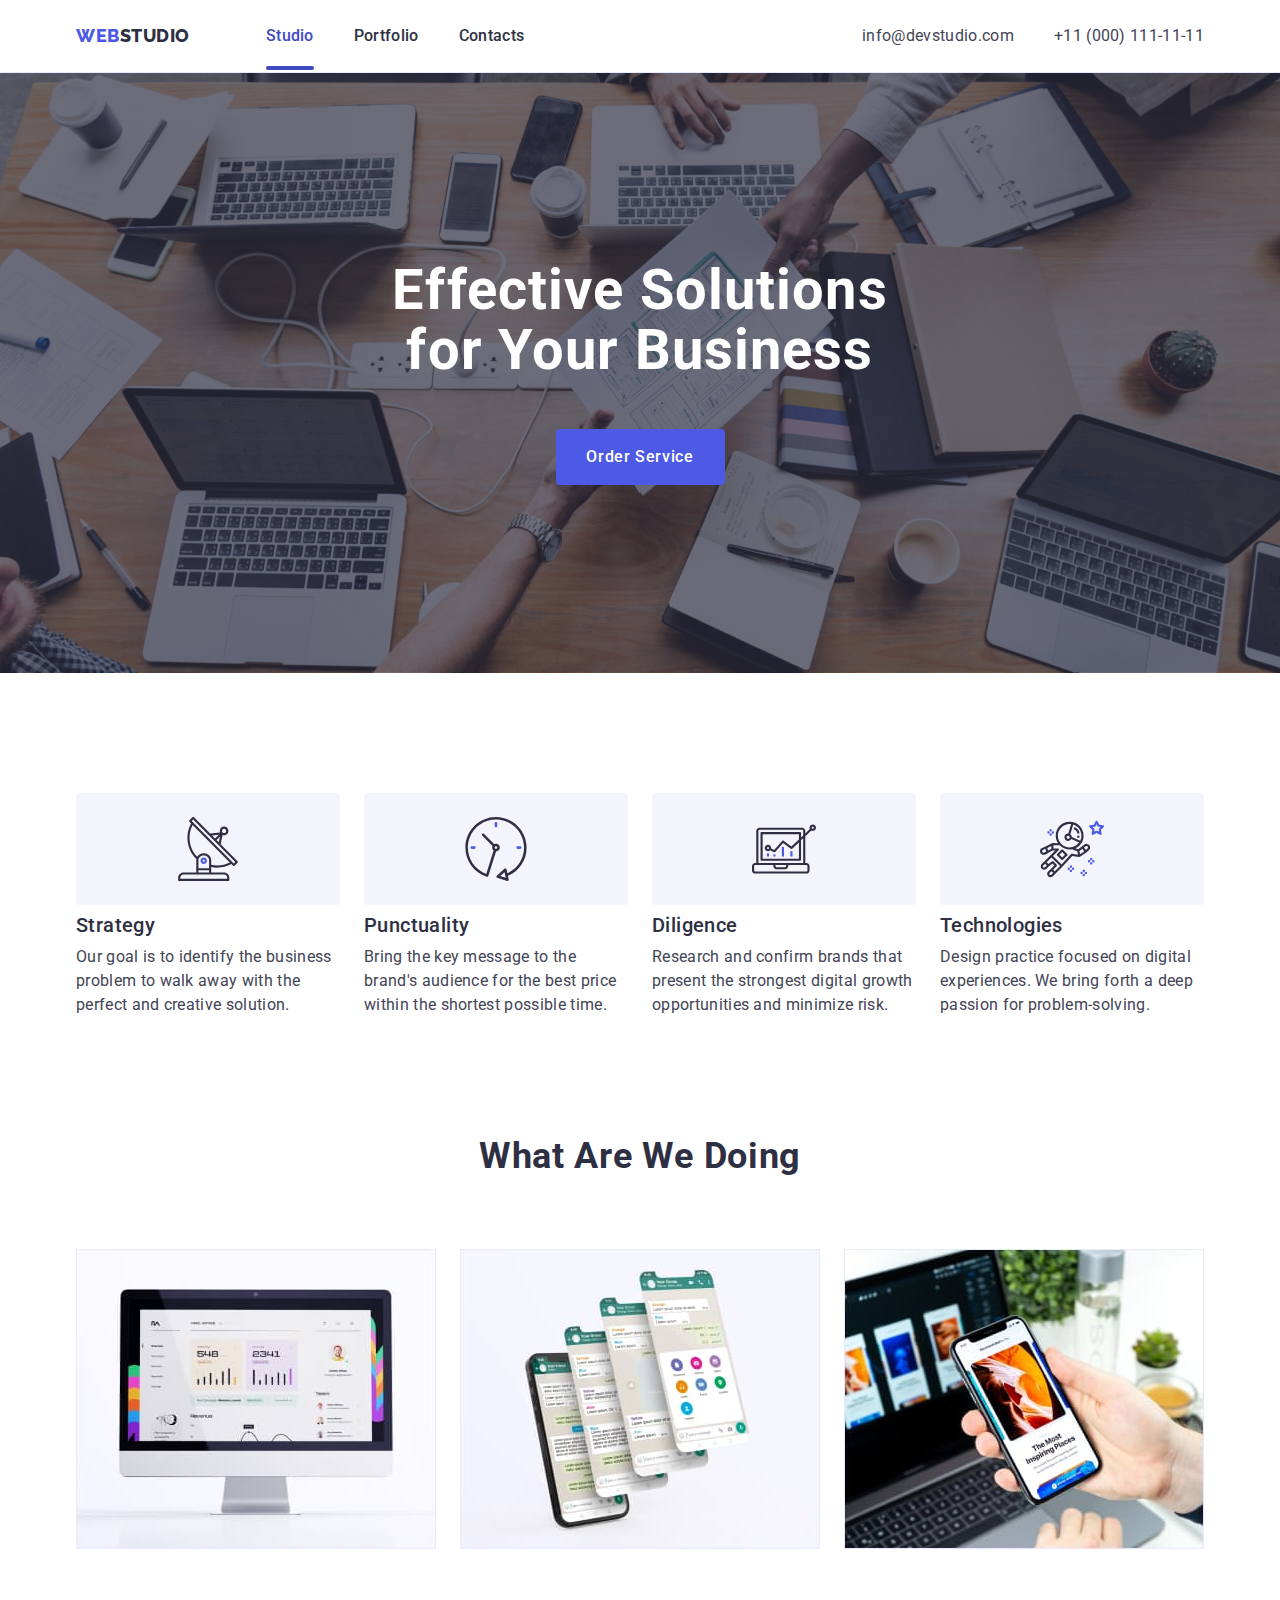
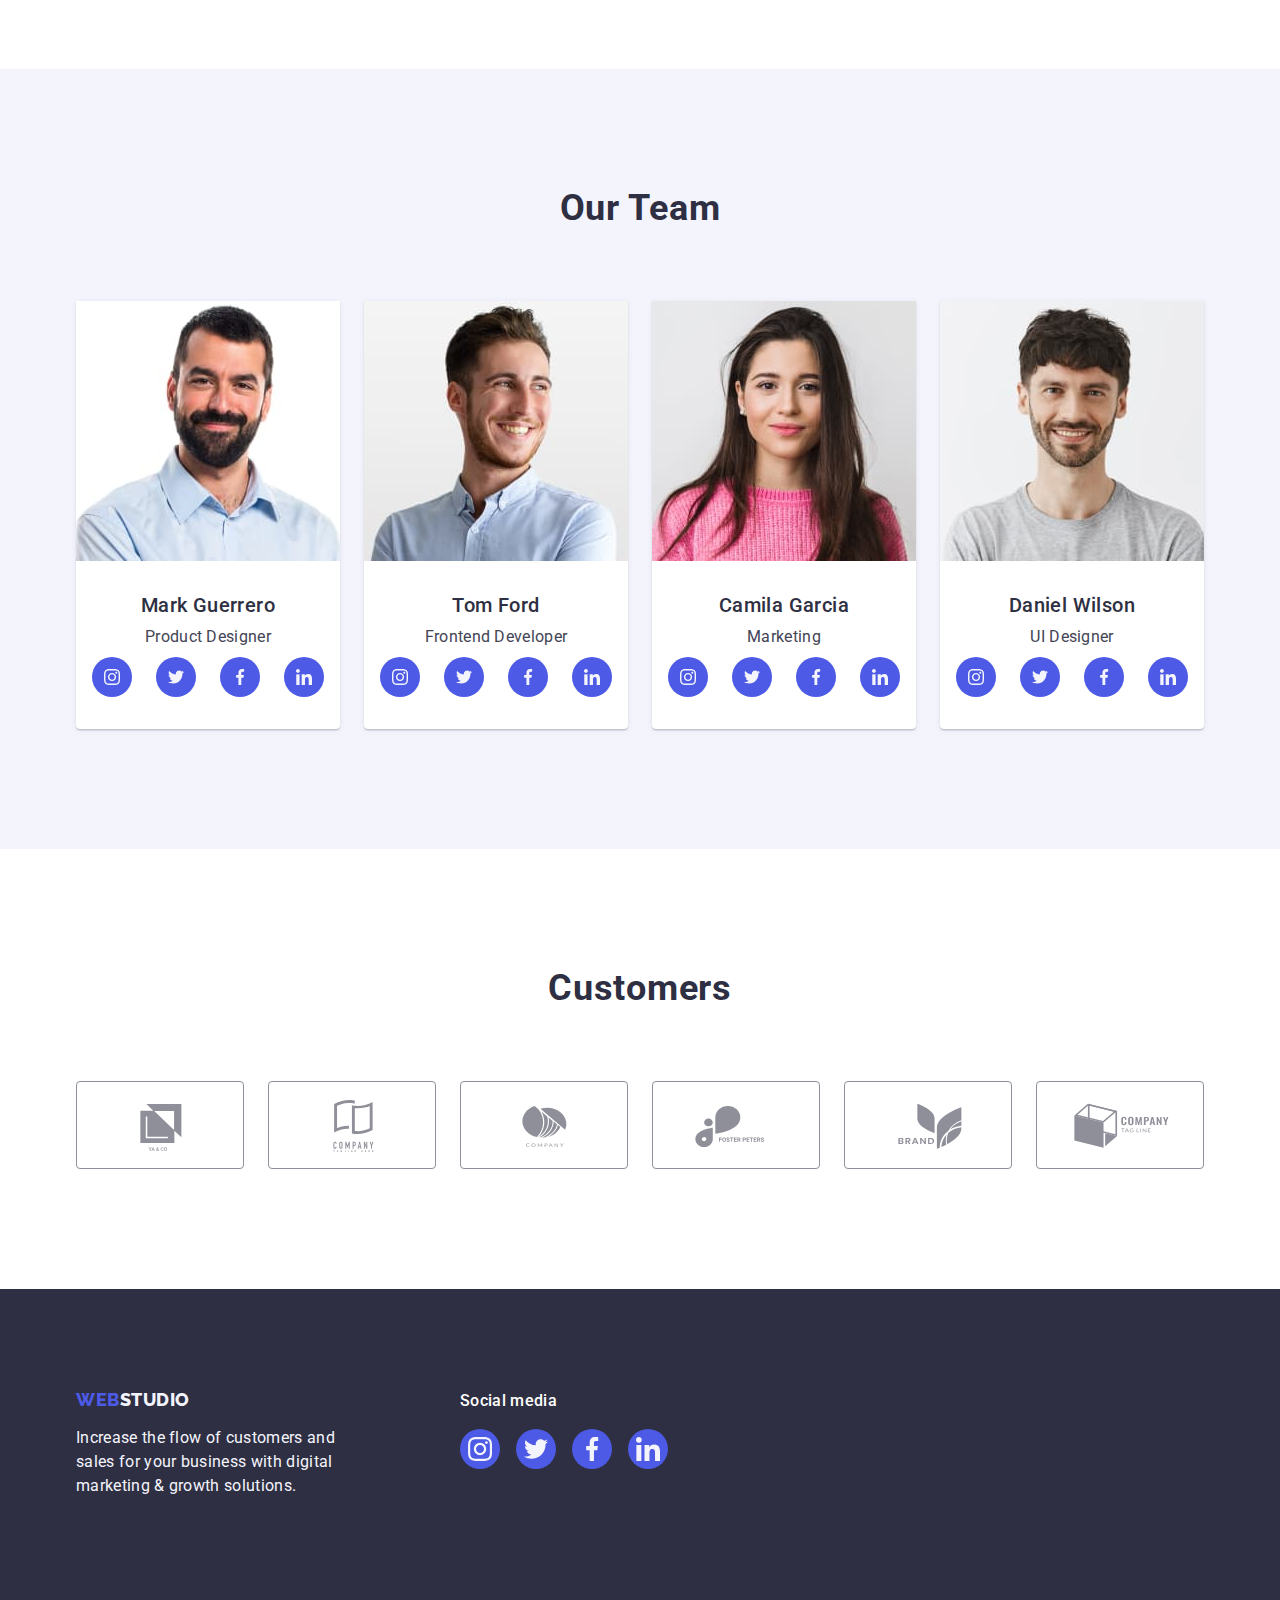
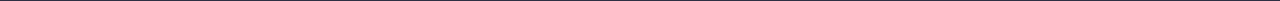
<file: index.html>
<!DOCTYPE html>
<html lang="en">
  <head>
    <meta charset="UTF-8" />
    <meta http-equiv="X-UA-Compatible" content="IE=edge" />
    <meta name="viewport" content="width=device-width, initial-scale=1.0" />
    <title>Web Studio - Effective Solutions for Your Business</title>
    <link
      rel="stylesheet"
      href="https://cdn.jsdelivr.net/npm/modern-normalize@1.1.0/modern-normalize.min.css"
    />
    <link rel="stylesheet" href="./css/styles.css" />
    <link rel="preconnect" href="https://fonts.googleapis.com" />
    <link rel="preconnect" href="https://fonts.gstatic.com" crossorigin />
    <link
      href="https://fonts.googleapis.com/css2?family=Raleway:wght@800&family=Roboto:wght@400;500;700;900&display=swap"
      rel="stylesheet"
    />
  </head>
  <body>
    <header class="header">
      <div class="header-content container">
        <nav class="navigation">
          <a class="header-link-logo" href="./index.html"
            >Web<span class="logo-dark-color">Studio</span></a
          >
          <ul class="header-list">
            <li>
              <a class="nav-menu-item active-page" href="./index.html"
                >Studio</a
              >
            </li>
            <li>
              <a class="nav-menu-item" href="./portfolio.html">Portfolio</a>
            </li>
            <li><a class="nav-menu-item" href="">Contacts</a></li>
          </ul>
        </nav>
        <address class="address">
          <ul class="header-list">
            <li>
              <a class="address-list-item" href="mailto:info@devstudio.com"
                >info@devstudio.com</a
              >
            </li>
            <li>
              <a class="address-list-item" href="tel:+110001111111"
                >+11 (000) 111-11-11</a
              >
            </li>
          </ul>
        </address>
      </div>
    </header>
    <main>
      <!-- Hero section -->
      <section class="hero-section">
        <div class="container">
          <h1 class="page-title">Effective Solutions for Your Business</h1>
          <button type="button" class="hero-button" data-modal-open>
            Order Service
          </button>
        </div>
      </section>
      <!-- Features section -->
      <section class="features-section">
        <div class="container">
          <h2 class="visually-hidden" hidden>Our features</h2>
          <ul class="list">
            <li class="features-list-item">
              <div class="features-icon-box">
                <svg class="features-icon" width="64" height="64">
                  <use href="./images/icons.svg#icon-antenna-1"></use>
                </svg>
              </div>
              <h3 class="title">Strategy</h3>
              <p class="page-text">
                Our goal is to identify the business problem to walk away with
                the perfect and creative solution.
              </p>
            </li>
            <li class="features-list-item">
              <div class="features-icon-box">
                <svg class="features-icon" width="64" height="64">
                  <use href="./images/icons.svg#icon-clock-1"></use>
                </svg>
              </div>
              <h3 class="title">Punctuality</h3>
              <p class="page-text">
                Bring the key message to the brand's audience for the best price
                within the shortest possible time.
              </p>
            </li>
            <li class="features-list-item">
              <div class="features-icon-box">
                <svg class="features-icon" width="64" height="64">
                  <use href="./images/icons.svg#icon-diagram-1"></use>
                </svg>
              </div>
              <h3 class="title">Diligence</h3>
              <p class="page-text">
                Research and confirm brands that present the strongest digital
                growth opportunities and minimize risk.
              </p>
            </li>
            <li class="features-list-item">
              <div class="features-icon-box">
                <svg class="features-icon" width="64" height="64">
                  <use href="./images/icons.svg#icon-astronaut-1"></use>
                </svg>
              </div>
              <h3 class="title">Technologies</h3>
              <p class="page-text">
                Design practice focused on digital experiences. We bring forth a
                deep passion for problem-solving.
              </p>
            </li>
          </ul>
        </div>
      </section>
      <!-- What are we doing section -->
      <section class="what-are-we-doing-section">
        <div class="container">
          <h2 class="section-title">What are we doing</h2>
          <ul class="list">
            <li class="what-are-we-doing-list-item">
              <img
                src="./images/img1.jpg"
                alt="desktop applications"
                width="360"
                height="300"
              />
            </li>
            <li class="what-are-we-doing-list-item">
              <img
                src="./images/img2.jpg"
                alt="mobile applications"
                width="360"
                height="300"
              />
            </li>
            <li class="what-are-we-doing-list-item">
              <img
                src="./images/img3.jpg"
                alt="device connectivities"
                width="360"
                height="300"
              />
            </li>
          </ul>
        </div>
      </section>
      <!-- Our team section-->
      <section class="our-team-section">
        <div class="container">
          <h2 class="section-title">Our Team</h2>
          <ul class="list">
            <li class="team-card">
              <img
                src="./images/product-designer.jpg"
                alt="our product designer"
                width="264"
                height="260"
              />
              <div class="team-member">
                <h3 class="title team-card-title">Mark Guerrero</h3>
                <p class="page-text team-card-text">Product Designer</p>
                <ul class="list social-links-box">
                  <li class="social-links-item">
                    <a
                      class="social-links-link"
                      href="https://www.instagram.com"
                      target="_blank"
                      rel="noopener noreferrer"
                    >
                      <svg class="social-links-icon" width="16" height="16">
                        <use href="./images/icons.svg#icon-instagram-2"></use>
                      </svg>
                    </a>
                  </li>
                  <li class="social-links-item">
                    <a
                      class="social-links-link"
                      href="https://www.twitter.com"
                      target="_blank"
                      rel="noopener noreferrer"
                    >
                      <svg class="social-links-icon" width="16" height="16">
                        <use href="./images/icons.svg#icon-twitter-1"></use>
                      </svg>
                    </a>
                  </li>
                  <li class="social-links-item">
                    <a
                      class="social-links-link"
                      href="https://www.facebook.com"
                      target="_blank"
                      rel="noopener noreferrer"
                    >
                      <svg class="social-links-icon" width="16" height="16">
                        <use href="./images/icons.svg#icon-facebook-1"></use>
                      </svg>
                    </a>
                  </li>
                  <li class="social-links-item">
                    <a
                      class="social-links-link"
                      href="https://www.linkedin.com"
                      target="_blank"
                      rel="noopener noreferrer"
                    >
                      <svg class="social-links-icon" width="16" height="16">
                        <use href="./images/icons.svg#icon-linkedin-1"></use>
                      </svg>
                    </a>
                  </li>
                </ul>
              </div>
            </li>
            <li class="team-card">
              <img
                src="./images/frontend-developer.jpg"
                alt="our frontend developer"
                width="264"
                height="260"
              />
              <div class="team-member">
                <h3 class="title team-card-title">Tom Ford</h3>
                <p class="page-text team-card-text">Frontend Developer</p>
                <ul class="list social-links-box">
                  <li class="social-links-item">
                    <a
                      class="social-links-link"
                      href="https://www.instagram.com"
                      target="_blank"
                      rel="noopener noreferrer"
                    >
                      <svg class="social-links-icon" width="16" height="16">
                        <use href="./images/icons.svg#icon-instagram-2"></use>
                      </svg>
                    </a>
                  </li>
                  <li class="social-links-item">
                    <a
                      class="social-links-link"
                      href="https://www.twitter.com"
                      target="_blank"
                      rel="noopener noreferrer"
                    >
                      <svg class="social-links-icon" width="16" height="16">
                        <use href="./images/icons.svg#icon-twitter-1"></use>
                      </svg>
                    </a>
                  </li>
                  <li class="social-links-item">
                    <a
                      class="social-links-link"
                      href="https://www.facebook.com"
                      target="_blank"
                      rel="noopener noreferrer"
                    >
                      <svg class="social-links-icon" width="16" height="16">
                        <use href="./images/icons.svg#icon-facebook-1"></use>
                      </svg>
                    </a>
                  </li>
                  <li class="social-links-item">
                    <a
                      class="social-links-link"
                      href="https://www.linkedin.com"
                      target="_blank"
                      rel="noopener noreferrer"
                    >
                      <svg class="social-links-icon" width="16" height="16">
                        <use href="./images/icons.svg#icon-linkedin-1"></use>
                      </svg>
                    </a>
                  </li>
                </ul>
              </div>
            </li>
            <li class="team-card">
              <img
                src="./images/marketing.jpg"
                alt="our marketing manager"
                width="264"
                height="260"
              />
              <div class="team-member">
                <h3 class="title team-card-title">Camila Garcia</h3>
                <p class="page-text team-card-text">Marketing</p>
                <ul class="list social-links-box">
                  <li class="social-links-item">
                    <a
                      class="social-links-link"
                      href="https://www.instagram.com"
                      target="_blank"
                      rel="noopener noreferrer"
                    >
                      <svg class="social-links-icon" width="16" height="16">
                        <use href="./images/icons.svg#icon-instagram-2"></use>
                      </svg>
                    </a>
                  </li>
                  <li class="social-links-item">
                    <a
                      class="social-links-link"
                      href="https://www.twitter.com"
                      target="_blank"
                      rel="noopener noreferrer"
                    >
                      <svg class="social-links-icon" width="16" height="16">
                        <use href="./images/icons.svg#icon-twitter-1"></use>
                      </svg>
                    </a>
                  </li>
                  <li class="social-links-item">
                    <a
                      class="social-links-link"
                      href="https://www.facebook.com"
                      target="_blank"
                      rel="noopener noreferrer"
                    >
                      <svg class="social-links-icon" width="16" height="16">
                        <use href="./images/icons.svg#icon-facebook-1"></use>
                      </svg>
                    </a>
                  </li>
                  <li class="social-links-item">
                    <a
                      class="social-links-link"
                      href="https://www.linkedin.com"
                      target="_blank"
                      rel="noopener noreferrer"
                    >
                      <svg class="social-links-icon" width="16" height="16">
                        <use href="./images/icons.svg#icon-linkedin-1"></use>
                      </svg>
                    </a>
                  </li>
                </ul>
              </div>
            </li>
            <li class="team-card">
              <img
                src="./images/ui-designer.jpg"
                alt="our UI designer"
                width="264"
                height="260"
              />
              <div class="team-member">
                <h3 class="title team-card-title">Daniel Wilson</h3>
                <p class="page-text team-card-text">UI Designer</p>
                <ul class="list social-links-box">
                  <li class="social-links-item">
                    <a
                      class="social-links-link"
                      href="https://www.instagram.com"
                      target="_blank"
                      rel="noopener noreferrer"
                    >
                      <svg class="social-links-icon" width="16" height="16">
                        <use href="./images/icons.svg#icon-instagram-2"></use>
                      </svg>
                    </a>
                  </li>
                  <li class="social-links-item">
                    <a
                      class="social-links-link"
                      href="https://www.twitter.com"
                      target="_blank"
                      rel="noopener noreferrer"
                    >
                      <svg class="social-links-icon" width="16" height="16">
                        <use href="./images/icons.svg#icon-twitter-1"></use>
                      </svg>
                    </a>
                  </li>
                  <li class="social-links-item">
                    <a
                      class="social-links-link"
                      href="https://www.facebook.com"
                      target="_blank"
                      rel="noopener noreferrer"
                    >
                      <svg class="social-links-icon" width="16" height="16">
                        <use href="./images/icons.svg#icon-facebook-1"></use>
                      </svg>
                    </a>
                  </li>
                  <li class="social-links-item">
                    <a
                      class="social-links-link"
                      href="https://www.linkedin.com"
                      target="_blank"
                      rel="noopener noreferrer"
                    >
                      <svg class="social-links-icon" width="16" height="16">
                        <use href="./images/icons.svg#icon-linkedin-1"></use>
                      </svg>
                    </a>
                  </li>
                </ul>
              </div>
            </li>
          </ul>
        </div>
      </section>
      <section class="customers-section">
        <div class="container">
          <h2 class="section-title">Customers</h2>
          <ul class="list">
            <li class="customers-list-item">
              <a
                class="customer-card"
                href=""
                target="_blank"
                rel="noopener noreferrer"
              >
                <svg class="customer-icon" width="104" height="56">
                  <use href="./images/icons.svg#icon-logo-0"></use>
                </svg>
              </a>
            </li>
            <li class="customers-list-item">
              <a
                href=""
                target="_blank"
                rel="noopener noreferrer"
                class="customer-card"
              >
                <svg class="customer-icon" width="104" height="56">
                  <use href="./images/icons.svg#icon-logo-1"></use>
                </svg>
              </a>
            </li>
            <li class="customers-list-item">
              <a
                href=""
                target="_blank"
                rel="noopener noreferrer"
                class="customer-card"
              >
                <svg class="customer-icon" width="104" height="56">
                  <use href="./images/icons.svg#icon-logo-2"></use>
                </svg>
              </a>
            </li>
            <li class="customers-list-item">
              <a
                href=""
                target="_blank"
                rel="noopener noreferrer"
                class="customer-card"
              >
                <svg class="customer-icon" width="104" height="56">
                  <use href="./images/icons.svg#icon-logo-3"></use>
                </svg>
              </a>
            </li>
            <li class="customers-list-item">
              <a
                href=""
                target="_blank"
                rel="noopener noreferrer"
                class="customer-card"
              >
                <svg class="customer-icon" width="104" height="56">
                  <use href="./images/icons.svg#icon-logo-4"></use>
                </svg>
              </a>
            </li>
            <li class="customers-list-item">
              <a
                href=""
                target="_blank"
                rel="noopener noreferrer"
                class="customer-card"
              >
                <svg class="customer-icon" width="104" height="56">
                  <use href="./images/icons.svg#icon-logo-5"></use>
                </svg>
              </a>
            </li>
          </ul>
        </div>
      </section>
    </main>
    <footer class="footer">
      <div class="container footer-box">
        <div class="footer-text-box">
          <a class="footer-link-logo" href="./index.html"
            >Web<span class="logo-light-color">Studio</span></a
          >
          <p class="footer-text">
            Increase the flow of customers and sales for your business with
            digital marketing & growth solutions.
          </p>
        </div>
        <div class="footer-social-media">
          <p class="footer-social-media-title">Social media</p>
          <ul class="footer-social-links">
            <li class="social-links-item">
              <a
                class="social-links-link"
                href="https://www.instagram.com"
                target="_blank"
                rel="noopener noreferrer"
              >
                <svg class="social-links-icon" width="24" height="24">
                  <use href="./images/icons.svg#icon-instagram-2"></use>
                </svg>
              </a>
            </li>
            <li class="social-links-item">
              <a
                class="social-links-link"
                href="https://www.twitter.com"
                target="_blank"
                rel="noopener noreferrer"
              >
                <svg class="social-links-icon" width="24" height="24">
                  <use href="./images/icons.svg#icon-twitter-1"></use>
                </svg>
              </a>
            </li>
            <li class="social-links-item">
              <a
                class="social-links-link"
                href="https://www.facebook.com"
                target="_blank"
                rel="noopener noreferrer"
              >
                <svg class="social-links-icon" width="24" height="24">
                  <use href="./images/icons.svg#icon-facebook-1"></use>
                </svg>
              </a>
            </li>
            <li class="social-links-item">
              <a
                class="social-links-link"
                href="https://www.linkedin.com"
                target="_blank"
                rel="noopener noreferrer"
              >
                <svg class="social-links-icon" width="24" height="24">
                  <use href="./images/icons.svg#icon-linkedin-1"></use>
                </svg>
              </a>
            </li>
          </ul>
        </div>
      </div>
    </footer>
    <div class="backdrop is-hidden" data-modal>
      <div class="modal-window">
        <button type="button" class="modal-close-button" data-modal-close>
          <svg class="modal-close-button-icon" width="8" height="8">
            <use href="./images/icons.svg#icon-close-black-18dp"></use>
          </svg>
        </button>
      </div>
    </div>
    <script src="./js/modal.js"></script>
  </body>
</html>
</file>
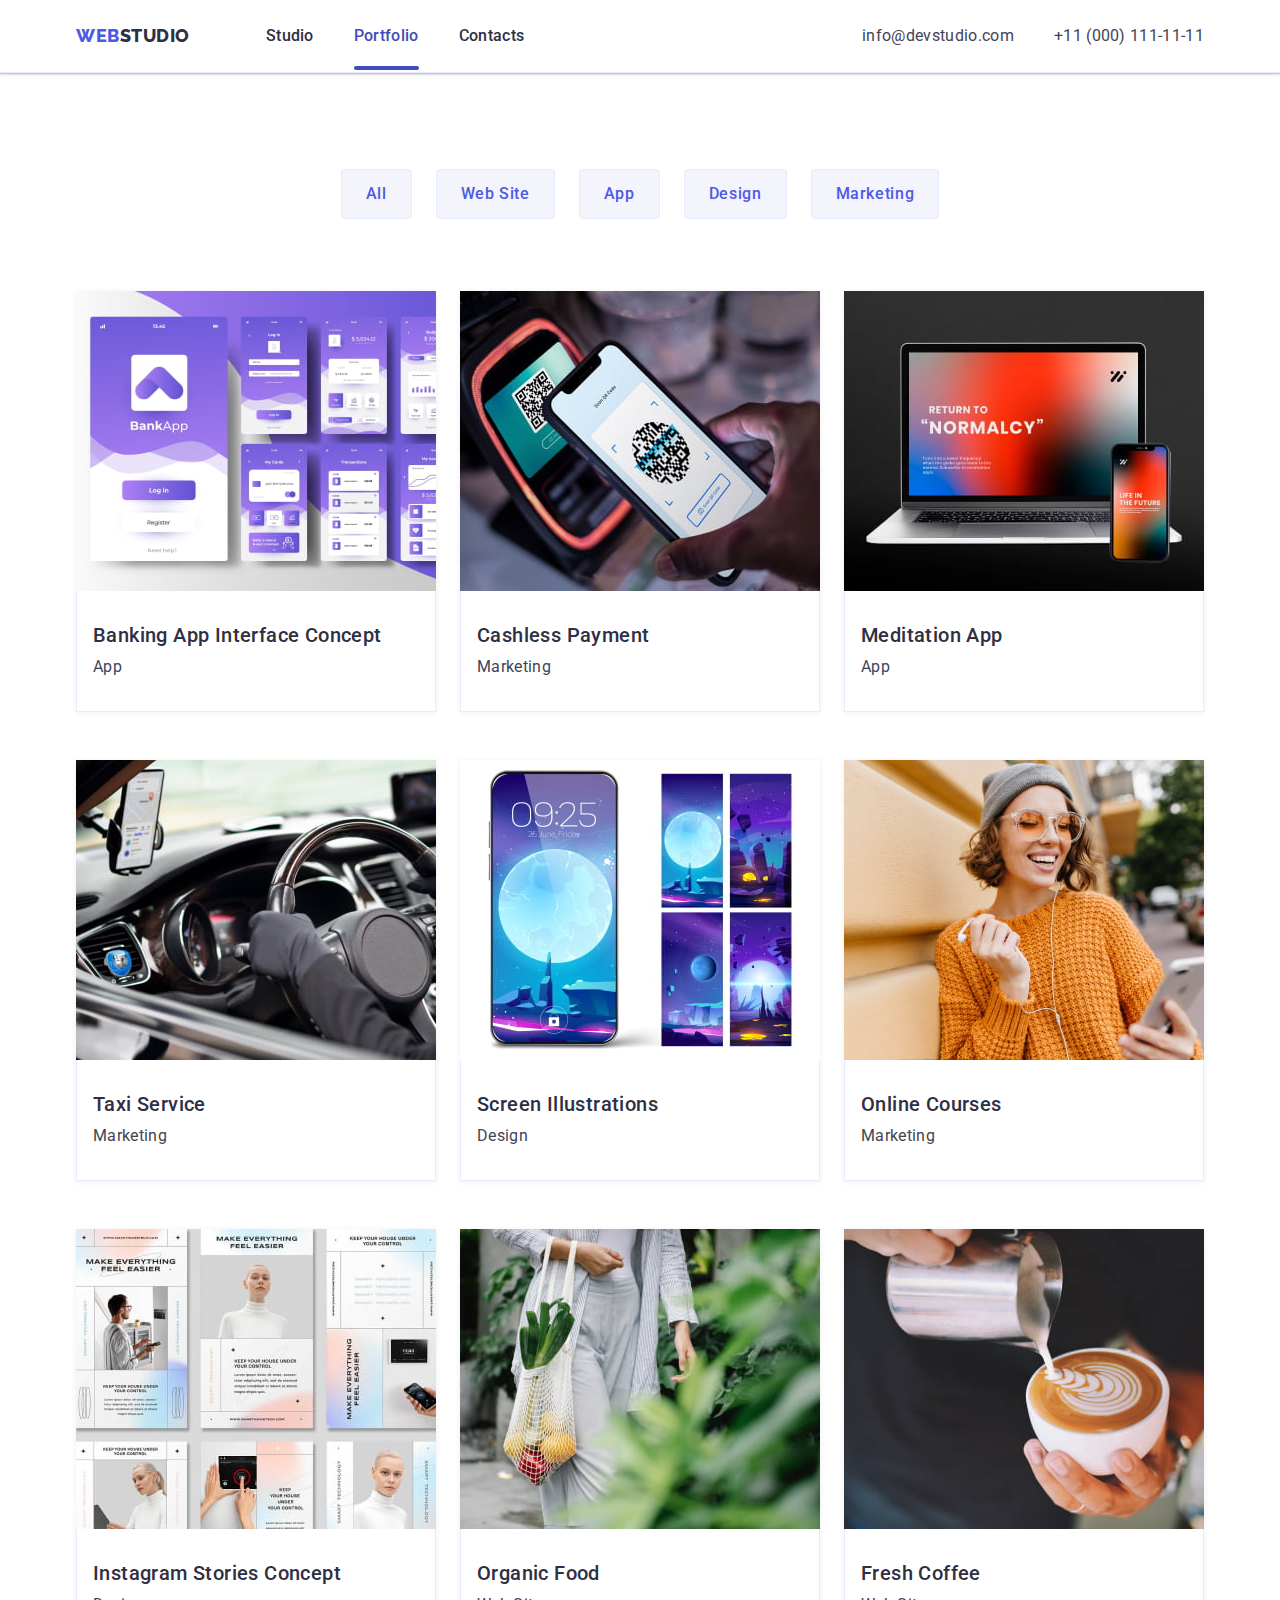
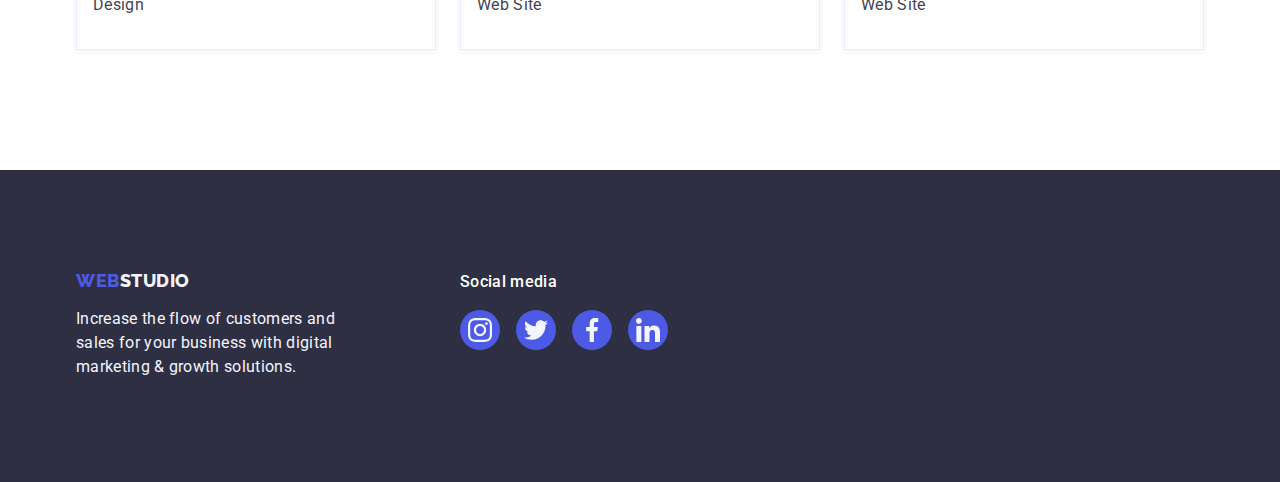
<file: portfolio.html>
<!DOCTYPE html>
<html lang="en">
  <head>
    <meta charset="UTF-8" />
    <meta http-equiv="X-UA-Compatible" content="IE=edge" />
    <meta name="viewport" content="width=device-width, initial-scale=1.0" />
    <title>Web Studio - Effective Solutions for Your Business</title>
    <link
      rel="stylesheet"
      href="https://cdn.jsdelivr.net/npm/modern-normalize@1.1.0/modern-normalize.min.css"
    />
    <link rel="stylesheet" href="./css/styles.css" />
    <link rel="preconnect" href="https://fonts.googleapis.com" />
    <link rel="preconnect" href="https://fonts.gstatic.com" crossorigin />
    <link
      href="https://fonts.googleapis.com/css2?family=Raleway:wght@800&family=Roboto:wght@400;500;700;900&display=swap"
      rel="stylesheet"
    />
  </head>
  <body>
    <header class="header">
      <div class="header-content container">
        <nav class="navigation">
          <a class="header-link-logo" href="./index.html"
            >Web<span class="logo-dark-color">Studio</span></a
          >
          <ul class="header-list">
            <li>
              <a class="nav-menu-item" href="./index.html">Studio</a>
            </li>
            <li>
              <a class="nav-menu-item active-page" href="./portfolio.html"
                >Portfolio</a
              >
            </li>
            <li><a class="nav-menu-item" href="">Contacts</a></li>
          </ul>
        </nav>
        <address class="address">
          <ul class="header-list">
            <li>
              <a class="address-list-item" href="mailto:info@devstudio.com"
                >info@devstudio.com</a
              >
            </li>
            <li>
              <a class="address-list-item" href="tel:+110001111111"
                >+11 (000) 111-11-11</a
              >
            </li>
          </ul>
        </address>
      </div>
    </header>
    <main>
      <section class="portfolio-section">
        <div class="container">
          <h1 class="visually-hidden" hidden>Portfolio</h1>
          <ul class="list buttons-list">
            <li><button type="button" class="filters-button">All</button></li>
            <li>
              <button type="button" class="filters-button">Web Site</button>
            </li>
            <li><button type="button" class="filters-button">App</button></li>
            <li>
              <button type="button" class="filters-button">Design</button>
            </li>
            <li>
              <button type="button" class="filters-button">Marketing</button>
            </li>
          </ul>
          <ul class="product-list">
            <li class="product-list-item">
              <a class="product-link" href="">
                <div class="product-image">
                  <img
                    src="./images/portfolio/img-1.jpg"
                    alt="Banking app"
                    width="360"
                    height="300"
                  />
                  <p class="product-overlay-text">
                    14 Stylish and User-Friendly App Design Concepts · Task
                    Manager App · Calorie Tracker App · Exotic Fruit Ecommerce
                    App · Cloud Storage App
                  </p>
                </div>
                <div class="product-description">
                  <h2 class="title">Banking App Interface Concept</h2>
                  <p class="page-text">App</p>
                </div>
              </a>
            </li>
            <li class="product-list-item">
              <a class="product-link" href="">
                <div class="product-image">
                  <img
                    src="./images/portfolio/img-2.jpg"
                    alt="Cashless payment marketing"
                    width="360"
                    height="300"
                  />
                  <p class="product-overlay-text">
                    14 Stylish and User-Friendly App Design Concepts · Task
                    Manager App · Calorie Tracker App · Exotic Fruit Ecommerce
                    App · Cloud Storage App
                  </p>
                </div>
                <div class="product-description">
                  <h2 class="title">Cashless Payment</h2>
                  <p class="page-text">Marketing</p>
                </div>
              </a>
            </li>
            <li class="product-list-item">
              <a class="product-link" href="">
                <div class="product-image">
                  <img
                    src="./images/portfolio/img-3.jpg"
                    alt="Meditation app"
                    width="360"
                    height="300"
                  />
                  <p class="product-overlay-text">
                    14 Stylish and User-Friendly App Design Concepts · Task
                    Manager App · Calorie Tracker App · Exotic Fruit Ecommerce
                    App · Cloud Storage App
                  </p>
                </div>
                <div class="product-description">
                  <h2 class="title">Meditation App</h2>
                  <p class="page-text">App</p>
                </div>
              </a>
            </li>
            <li class="product-list-item">
              <a class="product-link" href="">
                <div class="product-image">
                  <img
                    src="./images/portfolio/img-4.jpg"
                    alt="Taxi service"
                    width="360"
                    height="300"
                  />
                  <p class="product-overlay-text">
                    14 Stylish and User-Friendly App Design Concepts · Task
                    Manager App · Calorie Tracker App · Exotic Fruit Ecommerce
                    App · Cloud Storage App
                  </p>
                </div>
                <div class="product-description">
                  <h2 class="title">Taxi Service</h2>
                  <p class="page-text">Marketing</p>
                </div>
              </a>
            </li>
            <li class="product-list-item">
              <a class="product-link" href="">
                <div class="product-image">
                  <img
                    src="./images/portfolio/img-5.jpg"
                    alt="Screen illustrations design"
                    width="360"
                    height="300"
                  />
                  <p class="product-overlay-text">
                    14 Stylish and User-Friendly App Design Concepts · Task
                    Manager App · Calorie Tracker App · Exotic Fruit Ecommerce
                    App · Cloud Storage App
                  </p>
                </div>
                <div class="product-description">
                  <h2 class="title">Screen Illustrations</h2>
                  <p class="page-text">Design</p>
                </div>
              </a>
            </li>
            <li class="product-list-item">
              <a class="product-link" href="">
                <div class="product-image">
                  <img
                    src="./images/portfolio/img-6.jpg"
                    alt="Online courses marketing"
                    width="360"
                    height="300"
                  />
                  <p class="product-overlay-text">
                    14 Stylish and User-Friendly App Design Concepts · Task
                    Manager App · Calorie Tracker App · Exotic Fruit Ecommerce
                    App · Cloud Storage App
                  </p>
                </div>
                <div class="product-description">
                  <h2 class="title">Online Courses</h2>
                  <p class="page-text">Marketing</p>
                </div>
              </a>
            </li>
            <li class="product-list-item">
              <a class="product-link" href="">
                <div class="product-image">
                  <img
                    src="./images/portfolio/img-7.jpg"
                    alt="Instagram stories concept design"
                    width="360"
                    height="300"
                  />
                  <p class="product-overlay-text">
                    14 Stylish and User-Friendly App Design Concepts · Task
                    Manager App · Calorie Tracker App · Exotic Fruit Ecommerce
                    App · Cloud Storage App
                  </p>
                </div>
                <div class="product-description">
                  <h2 class="title">Instagram Stories Concept</h2>
                  <p class="page-text">Design</p>
                </div>
              </a>
            </li>
            <li class="product-list-item">
              <a class="product-link" href="">
                <div class="product-image">
                  <img
                    src="./images/portfolio/img-8.jpg"
                    alt="Organic food web site"
                    width="360"
                    height="300"
                  />
                  <p class="product-overlay-text">
                    14 Stylish and User-Friendly App Design Concepts · Task
                    Manager App · Calorie Tracker App · Exotic Fruit Ecommerce
                    App · Cloud Storage App
                  </p>
                </div>
                <div class="product-description">
                  <h2 class="title">Organic Food</h2>
                  <p class="page-text">Web Site</p>
                </div>
              </a>
            </li>
            <li class="product-list-item">
              <a class="product-link" href="">
                <div class="product-image">
                  <img
                    src="./images/portfolio/img-9.jpg"
                    alt="Fresh coffee web site"
                    width="360"
                    height="300"
                  />
                  <p class="product-overlay-text">
                    14 Stylish and User-Friendly App Design Concepts · Task
                    Manager App · Calorie Tracker App · Exotic Fruit Ecommerce
                    App · Cloud Storage App
                  </p>
                </div>
                <div class="product-description">
                  <h2 class="title">Fresh Coffee</h2>
                  <p class="page-text">Web Site</p>
                </div>
              </a>
            </li>
          </ul>
        </div>
      </section>
    </main>
    <footer class="footer">
      <div class="container footer-box">
        <div class="footer-text-box">
          <a class="footer-link-logo" href=""
            >Web<span class="logo-light-color">Studio</span></a
          >
          <p class="footer-text">
            Increase the flow of customers and sales for your business with
            digital marketing & growth solutions.
          </p>
        </div>
        <div class="footer-social-media">
          <p class="footer-social-media-title">Social media</p>
          <ul class="footer-social-links">
            <li class="social-links-item">
              <a
                class="social-links-link"
                href="https://www.instagram.com"
                target="_blank"
                rel="noopener noreferrer"
              >
                <svg class="social-links-icon" width="24" height="24">
                  <use href="./images/icons.svg#icon-instagram-2"></use>
                </svg>
              </a>
            </li>
            <li class="social-links-item">
              <a
                class="social-links-link"
                href="https://www.twitter.com"
                target="_blank"
                rel="noopener noreferrer"
              >
                <svg class="social-links-icon" width="24" height="24">
                  <use href="./images/icons.svg#icon-twitter-1"></use>
                </svg>
              </a>
            </li>
            <li class="social-links-item">
              <a
                class="social-links-link"
                href="https://www.facebook.com"
                target="_blank"
                rel="noopener noreferrer"
              >
                <svg class="social-links-icon" width="24" height="24">
                  <use href="./images/icons.svg#icon-facebook-1"></use>
                </svg>
              </a>
            </li>
            <li class="social-links-item">
              <a
                class="social-links-link"
                href="https://www.linkedin.com"
                target="_blank"
                rel="noopener noreferrer"
              >
                <svg class="social-links-icon" width="24" height="24">
                  <use href="./images/icons.svg#icon-linkedin-1"></use>
                </svg>
              </a>
            </li>
          </ul>
        </div>
      </div>
    </footer>
  </body>
</html>
</file>
<file: css/styles.css>
/**
  |============================
  | ROOT
  |============================
*/
:root {
  --primary-brand-color: #4d5ae5;
  --pressed-state-color: #404bbf;
  --dark-color: #2e2f42;
  --success-color: #31d0aa;
  --text-color: #434455;
  --subtle-Text-color: #8e8f99;
  --accent-color: #e7e9fc;
  --light-color: #f4f4fd;
  --modal-overlay-color: #2e2f4266;
  --hero-background-color: #2e2f42b3;
  --white-background-color: #ffffff;
  --modal-background-color: #fcfcfc;
  --shadow-color-1: #2e2f4214;
  --shadow-color-2: #2e2f4229;
  --button-shadow-color-1: #0000001a;
  --button-shadow-color-2: #00000014;
  --button-shadow-color-3: #0000001f;
  --modal-box-shadow-1: #00000024;
  --modal-shadow-2: #0000001f;
  --modal-shadow-3: #00000033;
  --close-button-border-color: #0000001a;
}
/**
  |============================
  | RESET
  |============================
*/
h1,
h2,
h3,
h4,
h5,
h6,
p {
  margin: 0;
}
ul,
ol {
  list-style: none;
  margin: 0;
  padding: 0;
}
a {
  text-decoration: none;
  color: currentColor;
}
button {
  font-family: inherit;
  cursor: pointer;
}
img {
  display: block;
}
/**
  |============================
  | COMMON
  |============================
*/
body {
  background-color: var(--white-background-color);
  font-family: Roboto, sans-serif;
  color: var(--text-color);
  line-height: 1.5;
  letter-spacing: 0.02em;
}
.list {
  display: flex;
  gap: 24px;
}
.container {
  width: 1158px;
  margin: 0 auto;
  padding: 0 15px;
}
.visually-hidden {
  position: absolute;
  width: 1px;
  height: 1px;
  margin: -1px;
  border: 0;
  padding: 0;
  white-space: nowrap;
  clip-path: inset(100%);
  clip: rect(0 0 0 0);
  overflow: hidden;
}
/**
  |============================
  | HEADER
  |============================
*/
.header-link-logo {
  font-family: 'Raleway', sans-serif;
  font-weight: 800;
  font-size: 18px;
  line-height: 1.17;
  letter-spacing: 0.03em;
  text-transform: uppercase;
  text-decoration: none;
  color: var(--primary-brand-color);
  margin-right: 76px;
}
.logo-dark-color {
  color: var(--dark-color);
}
.header-list {
  display: flex;
  gap: 40px;
}
.nav-menu-item {
  font-weight: 500;
  color: var(--dark-color);
  padding: 24px 0;
  transition: color 250ms cubic-bezier(0.4, 0, 0.2, 1);
}
.nav-menu-item:hover,
.nav-menu-item:focus,
.nav-menu-item:active {
  color: var(--pressed-state-color);
}
.address-list-item {
  color: var(--text-color);
  transition: color 250ms cubic-bezier(0.4, 0, 0.2, 1);
}
.address-list-item:hover,
.address-list-item:focus,
.address-list-item:active {
  color: var(--pressed-state-color);
}
.active-page {
  position: relative;
  color: var(--pressed-state-color);
}
.active-page::after {
  position: absolute;
  left: 0px;
  bottom: -1px;
  background-color: var(--pressed-state-color);
  content: '';
  width: 100%;
  height: 4px;
  border-radius: 2px;
}
.address {
  font-style: normal;
}
.header {
  padding: 24px 0;
  border-bottom: 1px solid #e7e9fc;
  box-shadow: 0px 2px 1px var(--shadow-color-1),
    0px 1px 1px var(--shadow-color-2), 0px 1px 6px var(--shadow-color-1);
}
.header-content {
  display: flex;
  justify-content: space-between;
}
.navigation {
  display: flex;
  align-items: center;
}
/**
  |============================
  | MAIN
  |============================
*/
.hero-section {
  max-width: 1440px;
  margin-left: auto;
  margin-right: auto;
  background-color: var(--dark-color);
  background-image: linear-gradient(
      var(--hero-background-color),
      var(--hero-background-color)
    ),
    url(../images/hero-background.jpg);
  background-repeat: no-repeat;
  background-position: center;
  background-size: cover;
  padding: 188px 0;
}
.features-section {
  padding: 120px 0;
}
.what-are-we-doing-section {
  padding-bottom: 120px;
}
.our-team-section {
  background-color: var(--light-color);
  padding: 120px 0;
}
.customers-section {
  padding: 120px 0;
}
.hero-button {
  background-color: var(--primary-brand-color);
  font-weight: 500;
  font-size: 16px;
  line-height: 1.5;
  letter-spacing: 0.04em;
  color: var(--white-background-color);
  text-align: center;
  display: block;
  margin: 0 auto;
  min-width: 169px;
  height: 56px;
  border: none;
  border-radius: 4px;
  cursor: pointer;
  transition: background-color 250ms cubic-bezier(0.4, 0, 0.2, 1);
}
.hero-button:hover,
.hero-button:focus {
  background-color: var(--pressed-state-color);
}
.features-list-item {
  flex-basis: calc((100% - 3 * 24px) / 4);
}
.what-are-we-doing-list-item {
  flex-basis: calc((100% - 2 * 24px) / 3);
}
.page-title {
  color: var(--white-background-color);
  font-size: 56px;
  line-height: 1.07;
  text-align: center;
  letter-spacing: 0.02em;
  max-width: 496px;
  margin-left: auto;
  margin-right: auto;
  margin-bottom: 48px;
}
.section-title {
  font-weight: 700;
  font-size: 36px;
  line-height: 1.11;
  letter-spacing: 0.02em;
  text-transform: capitalize;
  color: var(--dark-color);
  text-align: center;
  margin-bottom: 72px;
}
.title {
  font-weight: 500;
  font-size: 20px;
  line-height: 1.2;
  letter-spacing: 0.02em;
  color: var(--dark-color);
  margin-bottom: 8px;
}
.page-text {
  color: var(--text-color);
}
.team-card-title {
  text-align: center;
}
.team-card {
  flex-basis: calc((100% - 3 * 24px) / 4);
  border-radius: 0px 0px 4px 4px;
  background-color: var(--white-background-color);
  box-shadow: 0px 1px 6px var(--shadow-color-1),
    0px 1px 1px var(--shadow-color-2), 0px 2px 1px var(--shadow-color-1);
}
.team-card-text {
  text-align: center;
}
.team-member {
  padding: 32px 0;
}
.features-icon-box {
  display: flex;
  align-items: center;
  justify-content: center;
  height: 112px;
  background-color: var(--light-color);
  border-radius: 4px;
  padding: 24px 100px;
  margin-bottom: 8px;
}
.features-icon {
  display: block;
  width: 64px;
  height: 64px;
  margin: 0 auto;
}
.social-links-box {
  justify-content: space-between;
  padding-top: 8px;
  justify-content: center;
}
.social-links-item {
  width: 40px;
  height: 40px;
}
.social-links-link {
  width: 100%;
  height: 100%;
  background-color: var(--primary-brand-color);
  border-radius: 50%;
  display: flex;
  align-items: center;
  justify-content: center;
  transition: background-color 250ms cubic-bezier(0.4, 0, 0.2, 1);
}
.social-links-icon {
  fill: var(--light-color);
}
.social-links-link:hover,
.social-links-link:focus {
  background-color: var(--pressed-state-color);
}
.customers-list-item {
  width: calc((100% - 120px) / 6);
  height: 88px;
}
.customer-card {
  display: flex;
  align-items: center;
  justify-content: center;
  width: 100%;
  height: 100%;
  border: 1px solid var(--subtle-Text-color);
  border-radius: 4px;
  color: var(--subtle-Text-color);
  transition: border-color 250ms cubic-bezier(0.4, 0, 0.2, 1),
    color 250ms cubic-bezier(0.4, 0, 0.2, 1);
}
.customer-icon {
  fill: currentColor;
}
.customer-card:hover,
.customer-card:focus {
  border-color: var(--pressed-state-color);
  color: var(--pressed-state-color);
}

/**
  |============================
  | FOOTER
  |============================
*/
.logo-light-color {
  color: var(--light-color);
}
.footer-text {
  color: var(--light-color);
  max-width: 264px;
}
.footer {
  background-color: var(--dark-color);
  padding: 100px 0;
}
.footer-link-logo {
  font-family: 'Raleway', sans-serif;
  font-weight: 800;
  font-size: 18px;
  line-height: 1.17;
  letter-spacing: 0.03em;
  text-transform: uppercase;
  text-decoration: none;
  color: var(--primary-brand-color);
  display: inline-block;
  margin-bottom: 16px;
}
.footer-text-box {
  width: 264px;
  height: 112px;
  margin-right: 120px;
}
.footer-social-media {
  width: 208px;
  height: 80px;
}
.footer-social-media-title {
  font-weight: 500;
  font-size: 16px;
  line-height: 1.5;
  letter-spacing: 0.02em;
  color: var(--white-background-color);
  margin-bottom: 16px;
}
.footer-social-links {
  display: flex;
  gap: 16px;
}
.footer-box {
  display: flex;
  align-items: baseline;
}
.footer-social-links .social-links-link:hover,
.footer-social-links .social-links-link:focus {
  background-color: var(--success-color);
}
/**
  |============================
  | MODAL
  |============================
*/
.backdrop {
  position: fixed;
  top: 0px;
  left: 0px;
  height: 100vh;
  width: 100vw;
  background-color: var(--modal-overlay-color);
  opacity: 1;
  transition: opacity 250ms cubic-bezier(0.4, 0, 0.2, 1),
    visibility 250ms cubic-bezier(0.4, 0, 0.2, 1);
}
.backdrop.is-hidden {
  visibility: hidden;
  opacity: 0;
  pointer-events: none;
}
.modal-window {
  position: absolute;
  top: 50%;
  left: 50%;
  transform: translate(-50%, -50%);
  min-height: 584px;
  width: 408px;
  padding: 24px;
  background: var(--modal-background-color);
  box-shadow: 0px 1px 1px var(--modal-box-shadow-1),
    0px 1px 3px var(--modal-shadow-2), 0px 2px 1px var(--modal-shadow-3);
  border-radius: 4px;
  transition: transform 250ms cubic-bezier(0.4, 0, 0.2, 1);
}
.modal-close-button {
  display: flex;
  position: absolute;
  top: 24px;
  right: 24px;
  align-items: center;
  justify-content: center;
  width: 24px;
  height: 24px;
  padding: 0;
  cursor: pointer;
  background-color: var(--accent-color);
  border: 1px solid var(--close-button-border-color);
  border-radius: 50%;
  transition: background-color 250ms cubic-bezier(0.4, 0, 0.2, 1),
    border 250ms cubic-bezier(0.4, 0, 0.2, 1);
}
.modal-close-button:hover,
.modal-close-button:focus {
  background-color: var(--pressed-state-color);
  border: 0px;
}
.modal-close-button-icon {
  fill: var(--dark-color);
  transition: fill 250ms cubic-bezier(0.4, 0, 0.2, 1);
}
.modal-close-button:hover .modal-close-button-icon,
.modal-close-button:focus .modal-close-button-icon {
  fill: var(--white-background-color);
}
/**
  |============================
  | PORTFOLIO
  |============================
*/
.portfolio-section {
  padding-top: 96px;
  padding-bottom: 120px;
}
.buttons-list {
  justify-content: center;
  margin-bottom: 72px;
}
.filters-button {
  background-color: var(--light-color);
  font-weight: 500;
  font-size: 16px;
  line-height: 1.5;
  letter-spacing: 0.04em;
  color: var(--primary-brand-color);
  text-align: center;
  border: 1px solid var(--accent-color);
  padding: 12px 24px;
  border-radius: 4px;
  transition: color 250ms cubic-bezier(0.4, 0, 0.2, 1),
    background-color 250ms cubic-bezier(0.4, 0, 0.2, 1),
    border-color 250ms cubic-bezier(0.4, 0, 0.2, 1),
    box-shadow 250ms cubic-bezier(0.4, 0, 0.2, 1);
}
.filters-button:hover,
.filters-button:focus,
.filters-button:active {
  color: var(--white-background-color);
  background-color: var(--pressed-state-color);
  border: 1px solid transparent;
  box-shadow: 0px 3px 1px var(--button-shadow-color-1),
    0px 2px 1px var(--button-shadow-color-2),
    0px 2px 2px var(--button-shadow-color-3);
}
.product-list {
  display: flex;
  flex-wrap: wrap;
  column-gap: 24px;
  row-gap: 48px;
}
.product-list-item {
  flex-basis: calc((100% - 2 * 24px) / 3);
}
.product-link {
  display: block;
  box-shadow: 0px 1px 6px var(--shadow-color-1);
  transition: box-shadow 250ms cubic-bezier(0.4, 0, 0.2, 1);
}
.product-description {
  border: 1px solid #e7e9fc;
  border-top: none;
  padding: 32px 16px;
}
.product-image {
  position: relative;
  overflow: hidden;
}
.product-overlay-text {
  position: absolute;
  top: 0;
  width: 100%;
  height: 100%;
  transform: translateY(100%);
  transition: transform 250ms cubic-bezier(0.4, 0, 0.2, 1);
  background: var(--primary-brand-color);
  padding: 40px 32px;
  color: var(--light-color);
  font-size: 16px;
  line-height: 1.5;
  letter-spacing: 0.02em;
}
.product-link:hover .product-overlay-text,
.product-link:focus .product-overlay-text {
  transform: translateY(0%);
}
.product-link:hover,
.product-link:focus {
  box-shadow: 0px 1px 6px var(--shadow-color-1),
    0px 1px 1px var(--shadow-color-2), 0px 2px 1px var(--shadow-color-1);
}
</file>
